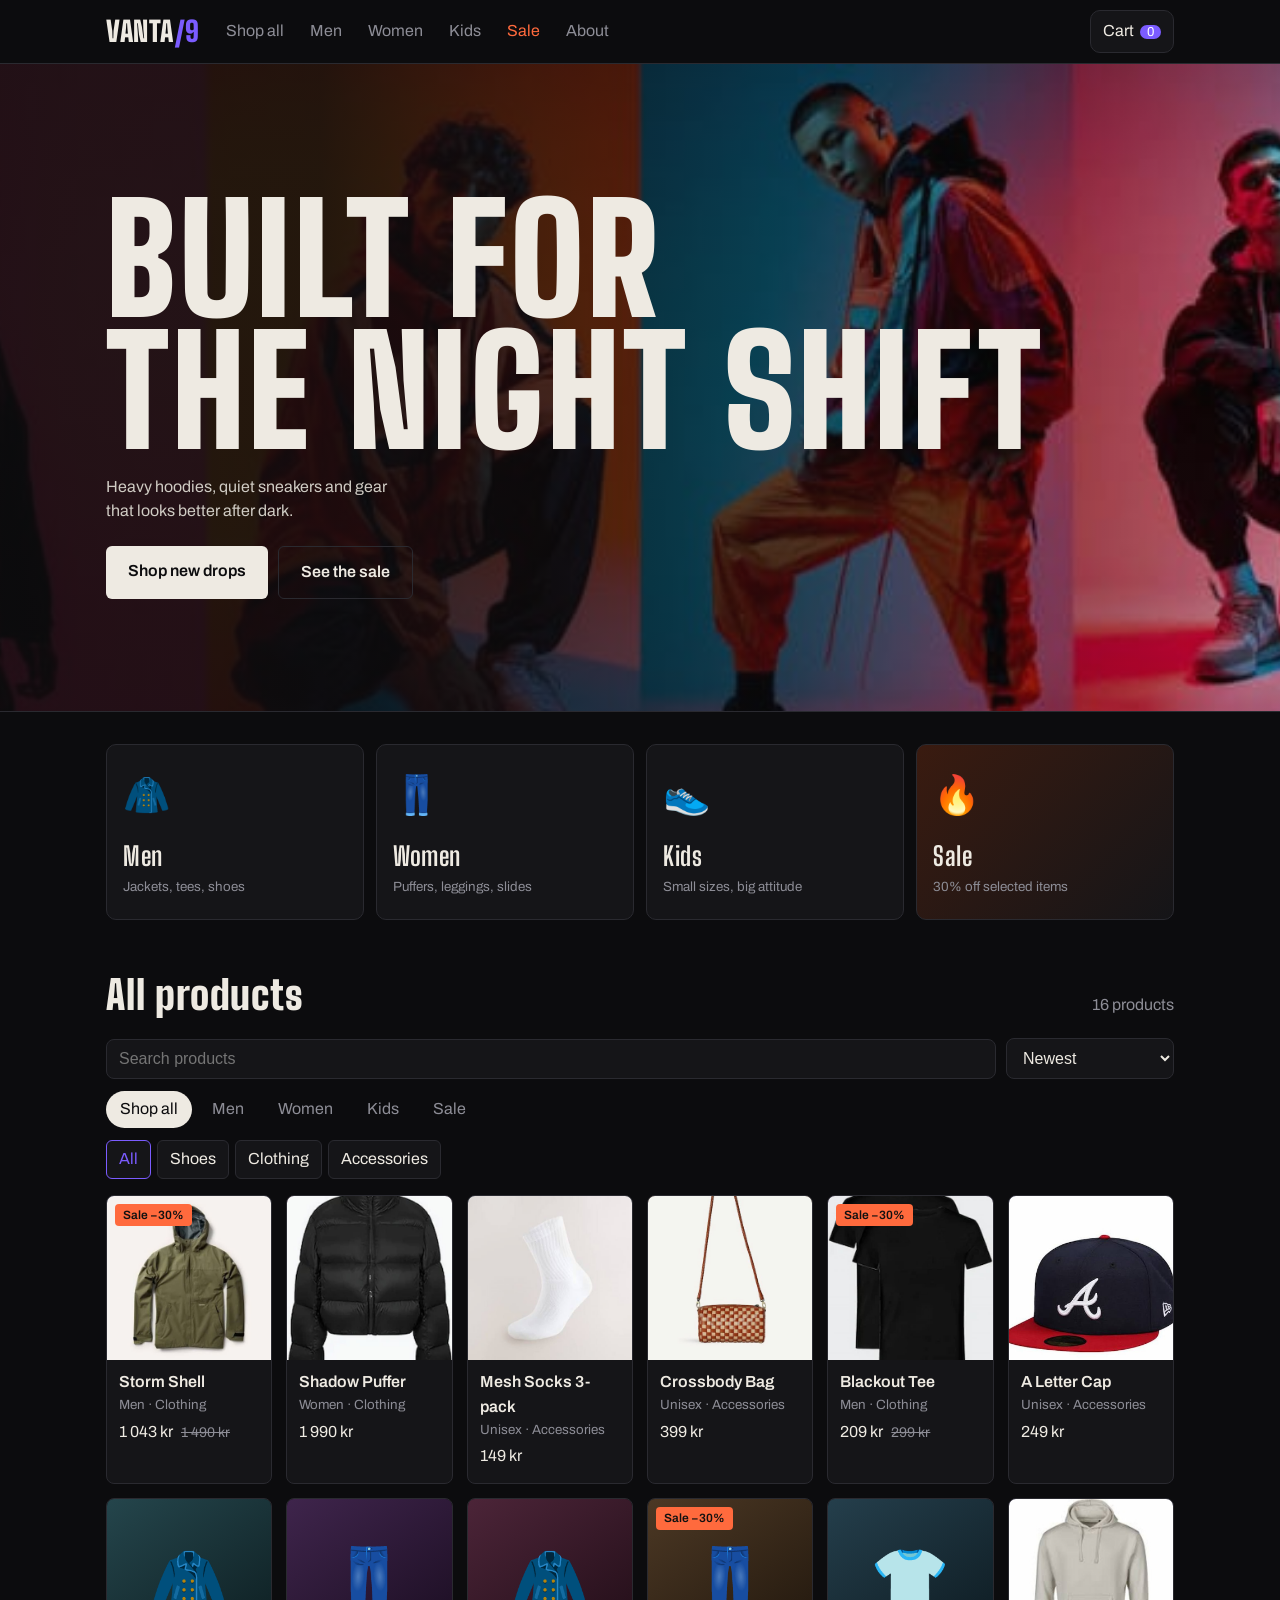
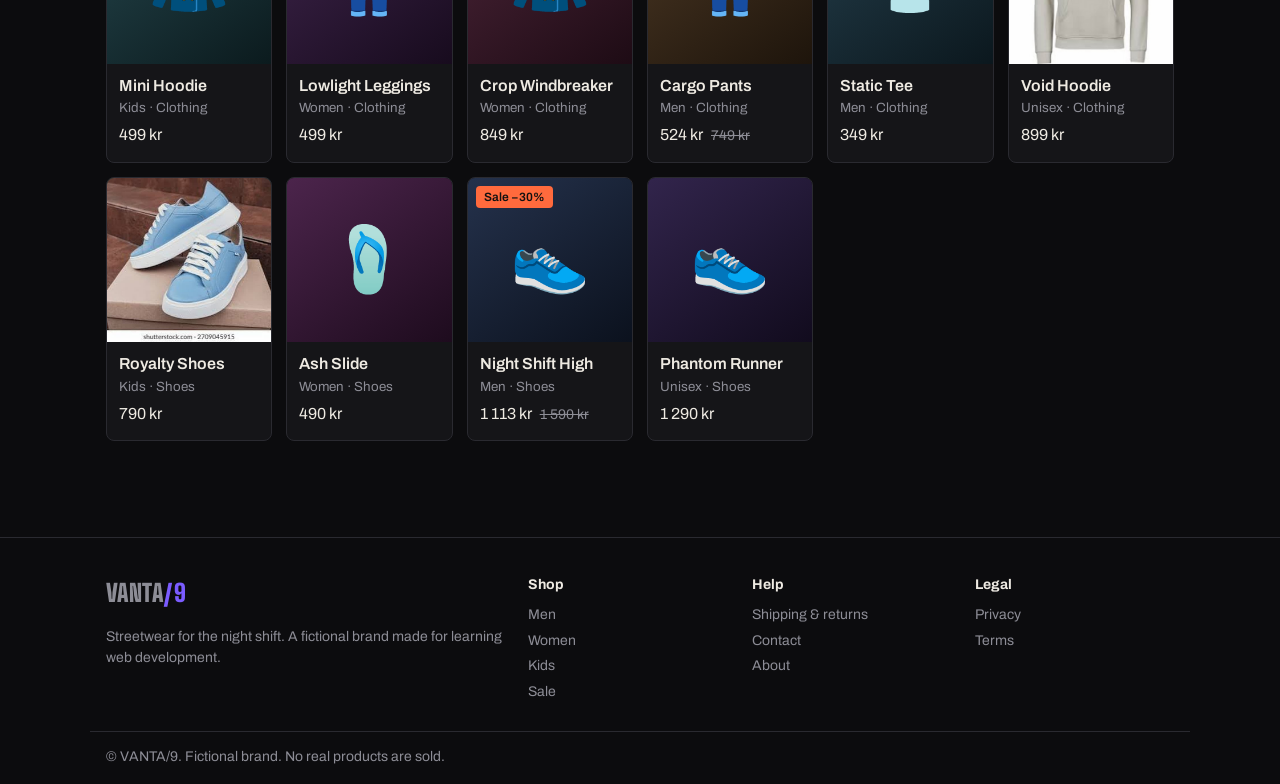
<file: index.html>
<!DOCTYPE html>
<html lang="en">
<head>
<meta charset="utf-8">
<meta name="viewport" content="width=device-width, initial-scale=1, viewport-fit=cover">
<title>VANTA/9 – Streetwear for the night shift</title>
<meta name="description" content="VANTA/9 is a fictional streetwear brand: hoodies, shoes and accessories for the night shift. Built as a web development learning project.">
<meta name="theme-color" content="#0c0c0e">
<meta property="og:type" content="website">
<meta property="og:title" content="VANTA/9 – Streetwear for the night shift">
<meta property="og:description" content="Heavy hoodies, quiet sneakers and gear that looks better after dark.">
<meta property="og:image" content="https://vanta9-store.pages.dev/images/hero.jpg">
<link rel="icon" href="favicon.svg" type="image/svg+xml">
<link rel="preconnect" href="https://fonts.googleapis.com">
<link rel="preconnect" href="https://fonts.gstatic.com" crossorigin>
<link href="https://fonts.googleapis.com/css2?family=Big+Shoulders+Display:wght@800;900&family=Archivo:wght@400;600&display=swap" rel="stylesheet">
<link rel="stylesheet" href="style.css">
</head>
<body>
<div id="site-header"></div>

<main>
  <section class="hero-wrap">
    <div class="wrap hero">
      <h1>Built for<br>the night shift</h1>
      <p>Heavy hoodies, quiet sneakers and gear that looks better after dark.</p>
      <div class="btns">
        <a class="btn btn-light" href="#shop">Shop new drops</a>
        <a class="btn btn-ghost" href="index.html?g=Sale#shop">See the sale</a>
      </div>
    </div>
  </section>

  <section class="wrap tiles" id="tiles" aria-label="Shop by category"></section>

  <section class="wrap" id="shop">
    <div class="shop-head"><h2 id="shopTitle">All products</h2><span class="mu" id="resultCount"></span></div>
    <div class="tools">
      <input id="q" type="search" placeholder="Search products" aria-label="Search products">
      <select id="sort" aria-label="Sort products">
        <option value="new">Newest</option>
        <option value="low">Price: low to high</option>
        <option value="high">Price: high to low</option>
      </select>
    </div>
    <div class="tabs" id="tabs" aria-label="Category"></div>
    <div class="chips" id="chips" aria-label="Type"></div>
    <div class="grid" id="grid">
      <div class="skeleton"></div><div class="skeleton"></div><div class="skeleton"></div><div class="skeleton"></div>
    </div>
  </section>
</main>

<div id="site-footer"></div>

<script src="site.js"></script>
<script src="shop.js"></script>
</body>
</html>
</file>
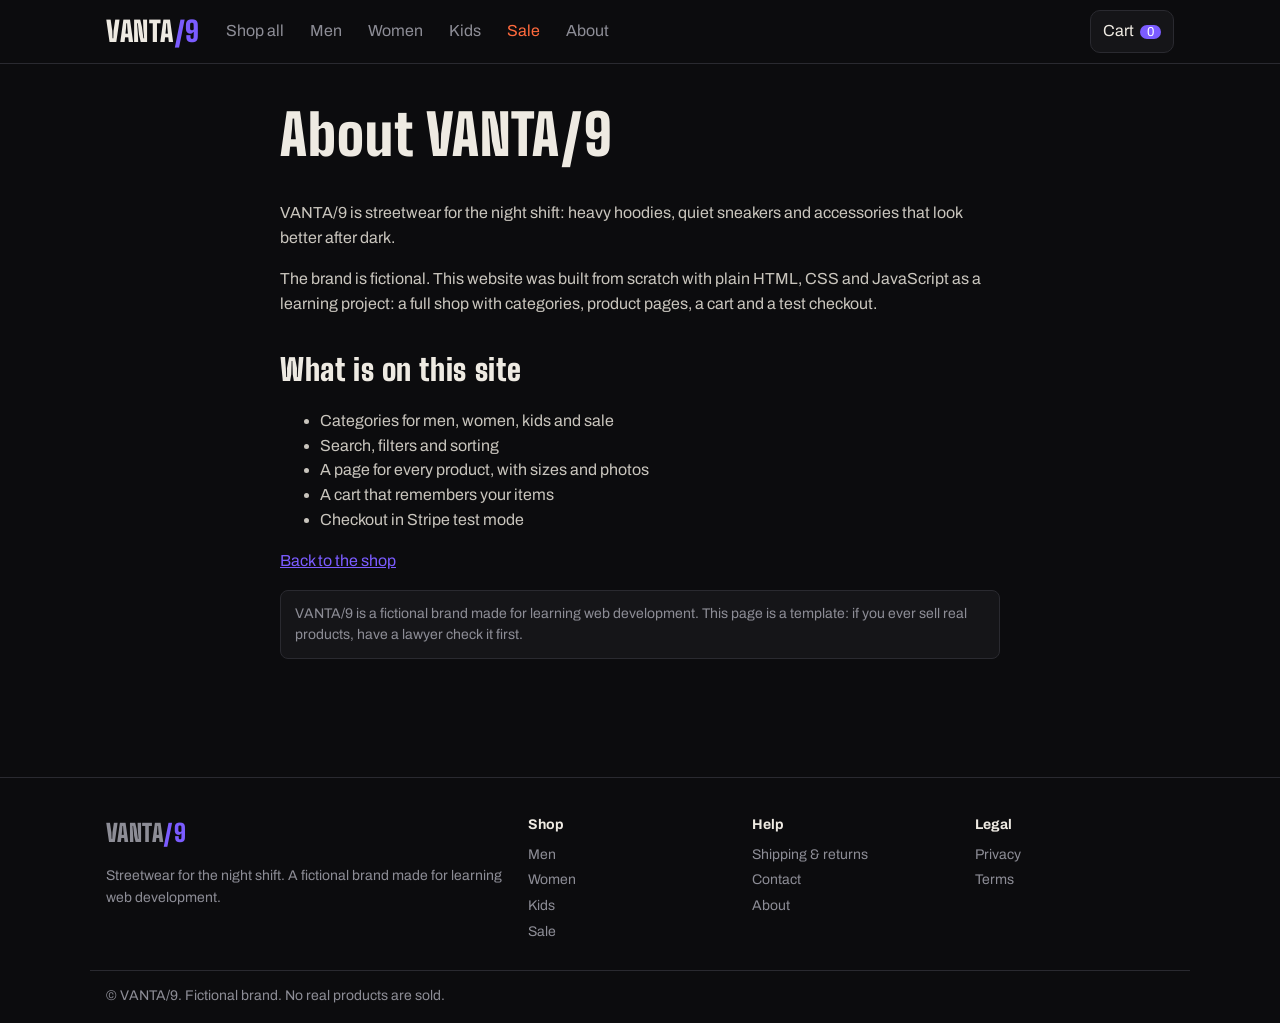
<file: about.html>
<!DOCTYPE html>
<html lang="en">
<head>
<meta charset="utf-8">
<meta name="viewport" content="width=device-width, initial-scale=1, viewport-fit=cover">
<title>About – VANTA/9</title>
<meta name="description" content="About VANTA/9, a fictional streetwear brand built as a web development project.">
<meta name="theme-color" content="#0c0c0e">
<link rel="icon" href="favicon.svg" type="image/svg+xml">
<link rel="preconnect" href="https://fonts.googleapis.com">
<link rel="preconnect" href="https://fonts.gstatic.com" crossorigin>
<link href="https://fonts.googleapis.com/css2?family=Big+Shoulders+Display:wght@800;900&family=Archivo:wght@400;600&display=swap" rel="stylesheet">
<link rel="stylesheet" href="style.css">
</head>
<body>
<div id="site-header"></div>

<main class="wrap">
<article class="prose">
<h1>About VANTA/9</h1>
<p>VANTA/9 is streetwear for the night shift: heavy hoodies, quiet sneakers and accessories that look better after dark.</p>
<p>The brand is fictional. This website was built from scratch with plain HTML, CSS and JavaScript as a learning project: a full shop with categories, product pages, a cart and a test checkout.</p>
<h2>What is on this site</h2>
<ul>
  <li>Categories for men, women, kids and sale</li>
  <li>Search, filters and sorting</li>
  <li>A page for every product, with sizes and photos</li>
  <li>A cart that remembers your items</li>
  <li>Checkout in Stripe test mode</li>
</ul>
<p><a href="index.html">Back to the shop</a></p><p class="note">VANTA/9 is a fictional brand made for learning web development. This page is a template: if you ever sell real products, have a lawyer check it first.</p>
</article>
</main>

<div id="site-footer"></div>

<script src="site.js"></script>
</body>
</html>
</file>
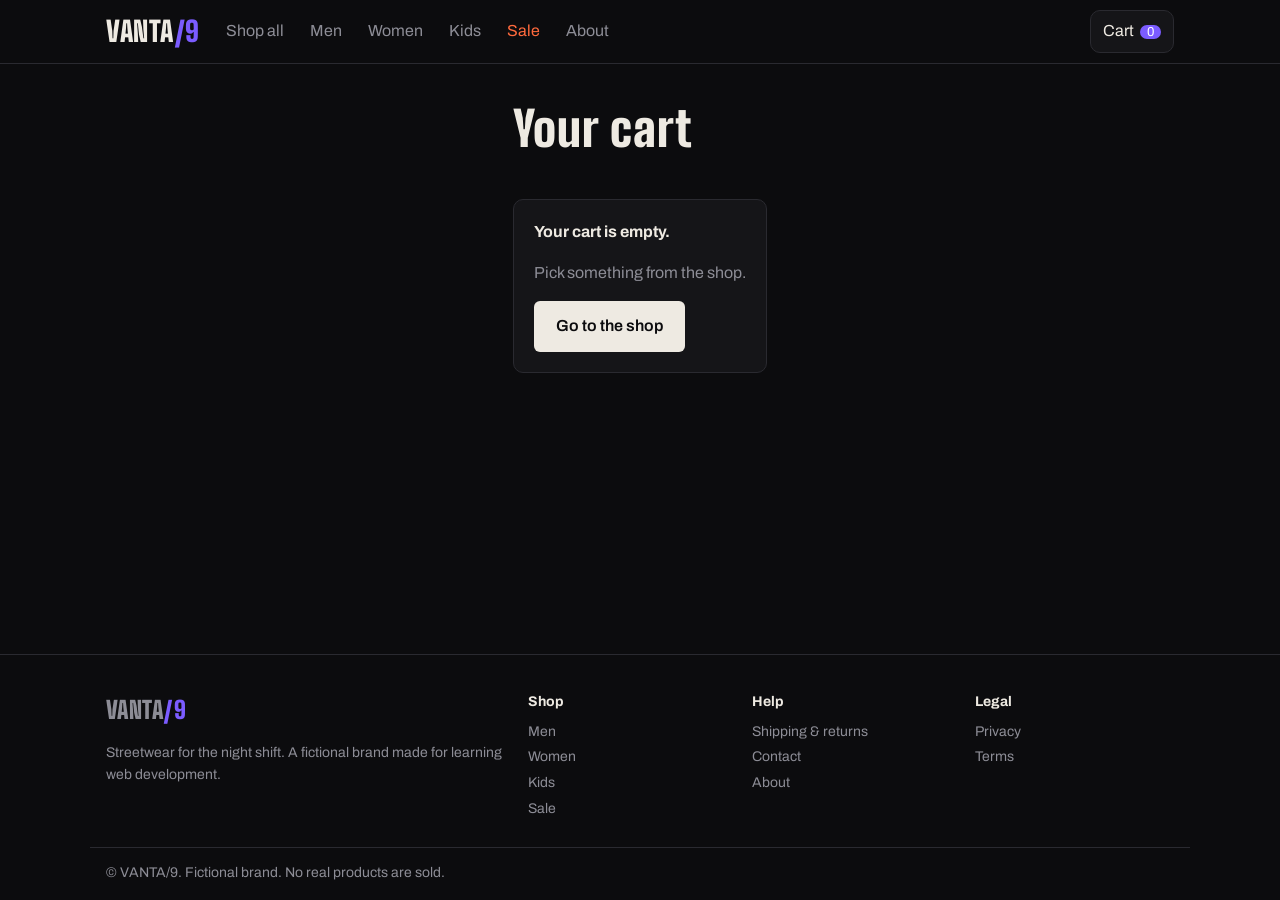
<file: cart.html>
<!DOCTYPE html>
<html lang="en">
<head>
<meta charset="utf-8">
<meta name="viewport" content="width=device-width, initial-scale=1, viewport-fit=cover">
<title>Your cart – VANTA/9</title>
<meta name="description" content="Your VANTA/9 shopping cart.">
<meta name="robots" content="noindex">
<meta name="theme-color" content="#0c0c0e">
<link rel="icon" href="favicon.svg" type="image/svg+xml">
<link rel="preconnect" href="https://fonts.googleapis.com">
<link rel="preconnect" href="https://fonts.gstatic.com" crossorigin>
<link href="https://fonts.googleapis.com/css2?family=Big+Shoulders+Display:wght@800;900&family=Archivo:wght@400;600&display=swap" rel="stylesheet">
<link rel="stylesheet" href="style.css">
</head>
<body>
<div id="site-header"></div>

<main class="wrap">
  <h1 class="page-title">Your cart</h1>
  <div id="cart"><div class="skeleton" style="height:200px"></div></div>
</main>

<div id="site-footer"></div>

<script src="site.js"></script>
<script src="cart.js"></script>
</body>
</html>
</file>
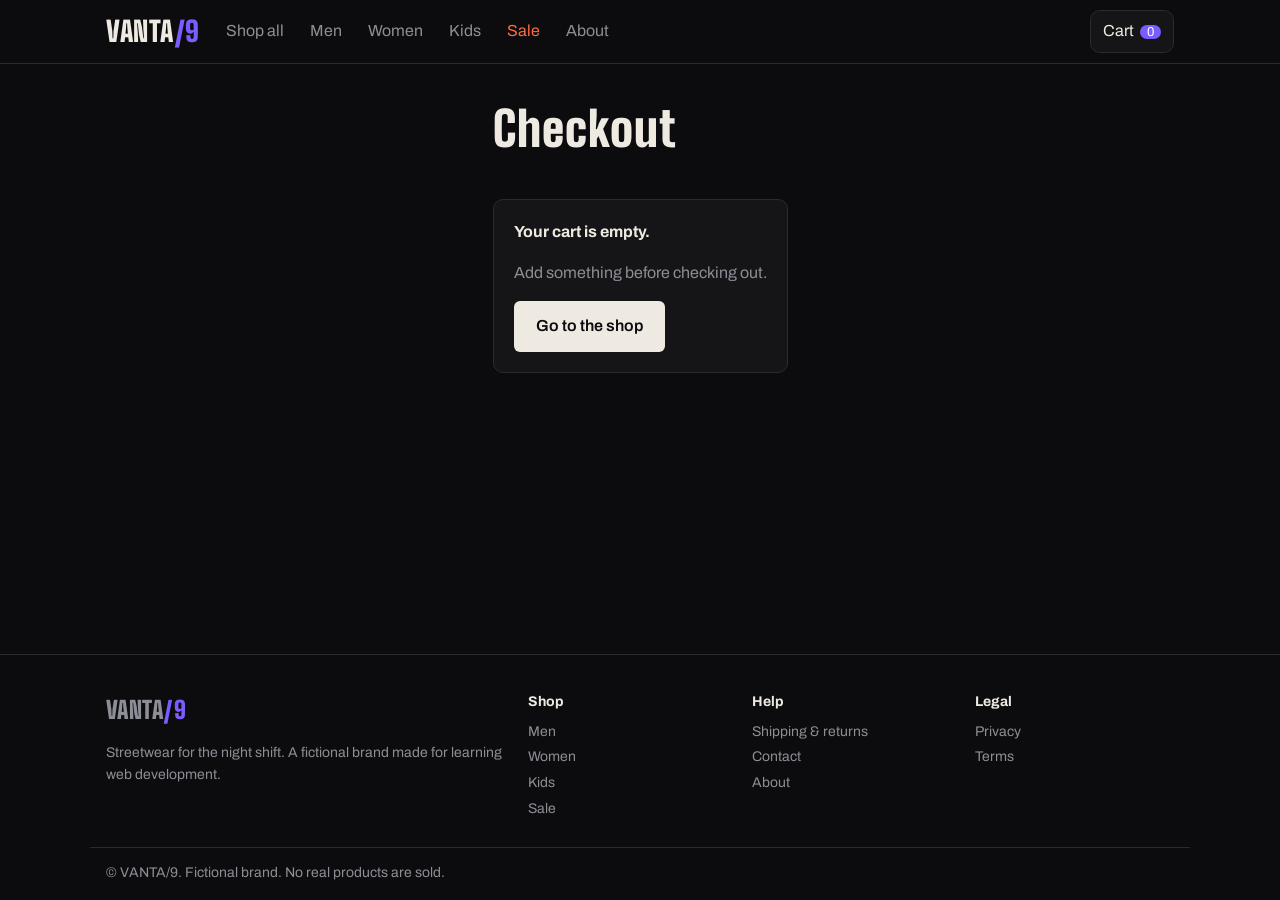
<file: checkout.html>
<!DOCTYPE html>
<html lang="en">
<head>
<meta charset="utf-8">
<meta name="viewport" content="width=device-width, initial-scale=1, viewport-fit=cover">
<title>Checkout – VANTA/9</title>
<meta name="description" content="Checkout at VANTA/9.">
<meta name="robots" content="noindex">
<meta name="theme-color" content="#0c0c0e">
<link rel="icon" href="favicon.svg" type="image/svg+xml">
<link rel="preconnect" href="https://fonts.googleapis.com">
<link rel="preconnect" href="https://fonts.gstatic.com" crossorigin>
<link href="https://fonts.googleapis.com/css2?family=Big+Shoulders+Display:wght@800;900&family=Archivo:wght@400;600&display=swap" rel="stylesheet">
<link rel="stylesheet" href="style.css">
</head>
<body>
<div id="site-header"></div>

<main class="wrap">
  <h1 class="page-title">Checkout</h1>
  <div id="checkout"><div class="skeleton" style="height:200px"></div></div>
</main>

<div id="site-footer"></div>

<script src="site.js"></script>
<script src="checkout.js"></script>
</body>
</html>
</file>
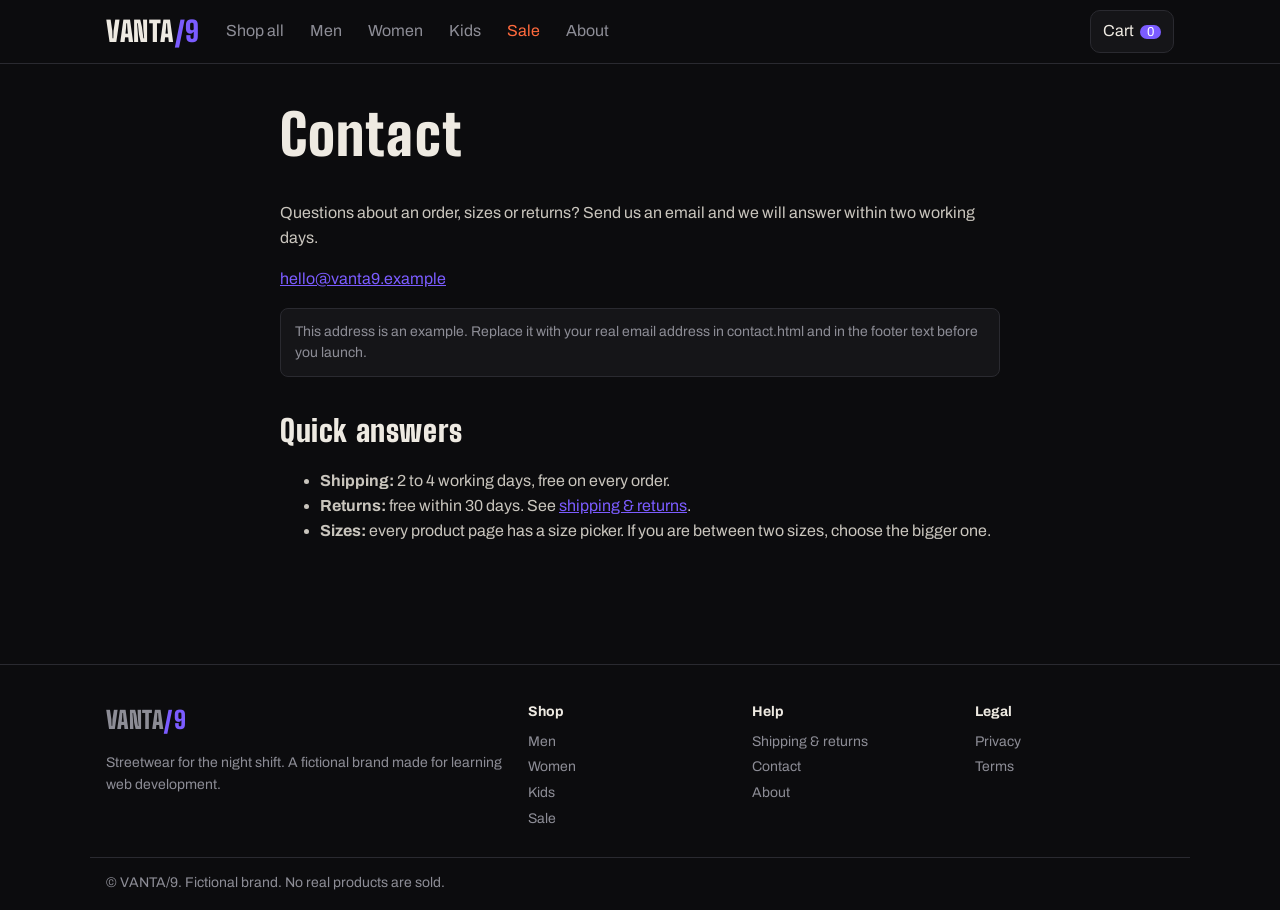
<file: contact.html>
<!DOCTYPE html>
<html lang="en">
<head>
<meta charset="utf-8">
<meta name="viewport" content="width=device-width, initial-scale=1, viewport-fit=cover">
<title>Contact – VANTA/9</title>
<meta name="description" content="Contact VANTA/9.">
<meta name="theme-color" content="#0c0c0e">
<link rel="icon" href="favicon.svg" type="image/svg+xml">
<link rel="preconnect" href="https://fonts.googleapis.com">
<link rel="preconnect" href="https://fonts.gstatic.com" crossorigin>
<link href="https://fonts.googleapis.com/css2?family=Big+Shoulders+Display:wght@800;900&family=Archivo:wght@400;600&display=swap" rel="stylesheet">
<link rel="stylesheet" href="style.css">
</head>
<body>
<div id="site-header"></div>

<main class="wrap">
<article class="prose">
<h1>Contact</h1>
<p>Questions about an order, sizes or returns? Send us an email and we will answer within two working days.</p>
<p><a href="mailto:hello@vanta9.example">hello@vanta9.example</a></p>
<p class="note">This address is an example. Replace it with your real email address in contact.html and in the footer text before you launch.</p>
<h2>Quick answers</h2>
<ul>
  <li><b>Shipping:</b> 2 to 4 working days, free on every order.</li>
  <li><b>Returns:</b> free within 30 days. See <a href="returns.html">shipping &amp; returns</a>.</li>
  <li><b>Sizes:</b> every product page has a size picker. If you are between two sizes, choose the bigger one.</li>
</ul>
</article>
</main>

<div id="site-footer"></div>

<script src="site.js"></script>
</body>
</html>
</file>
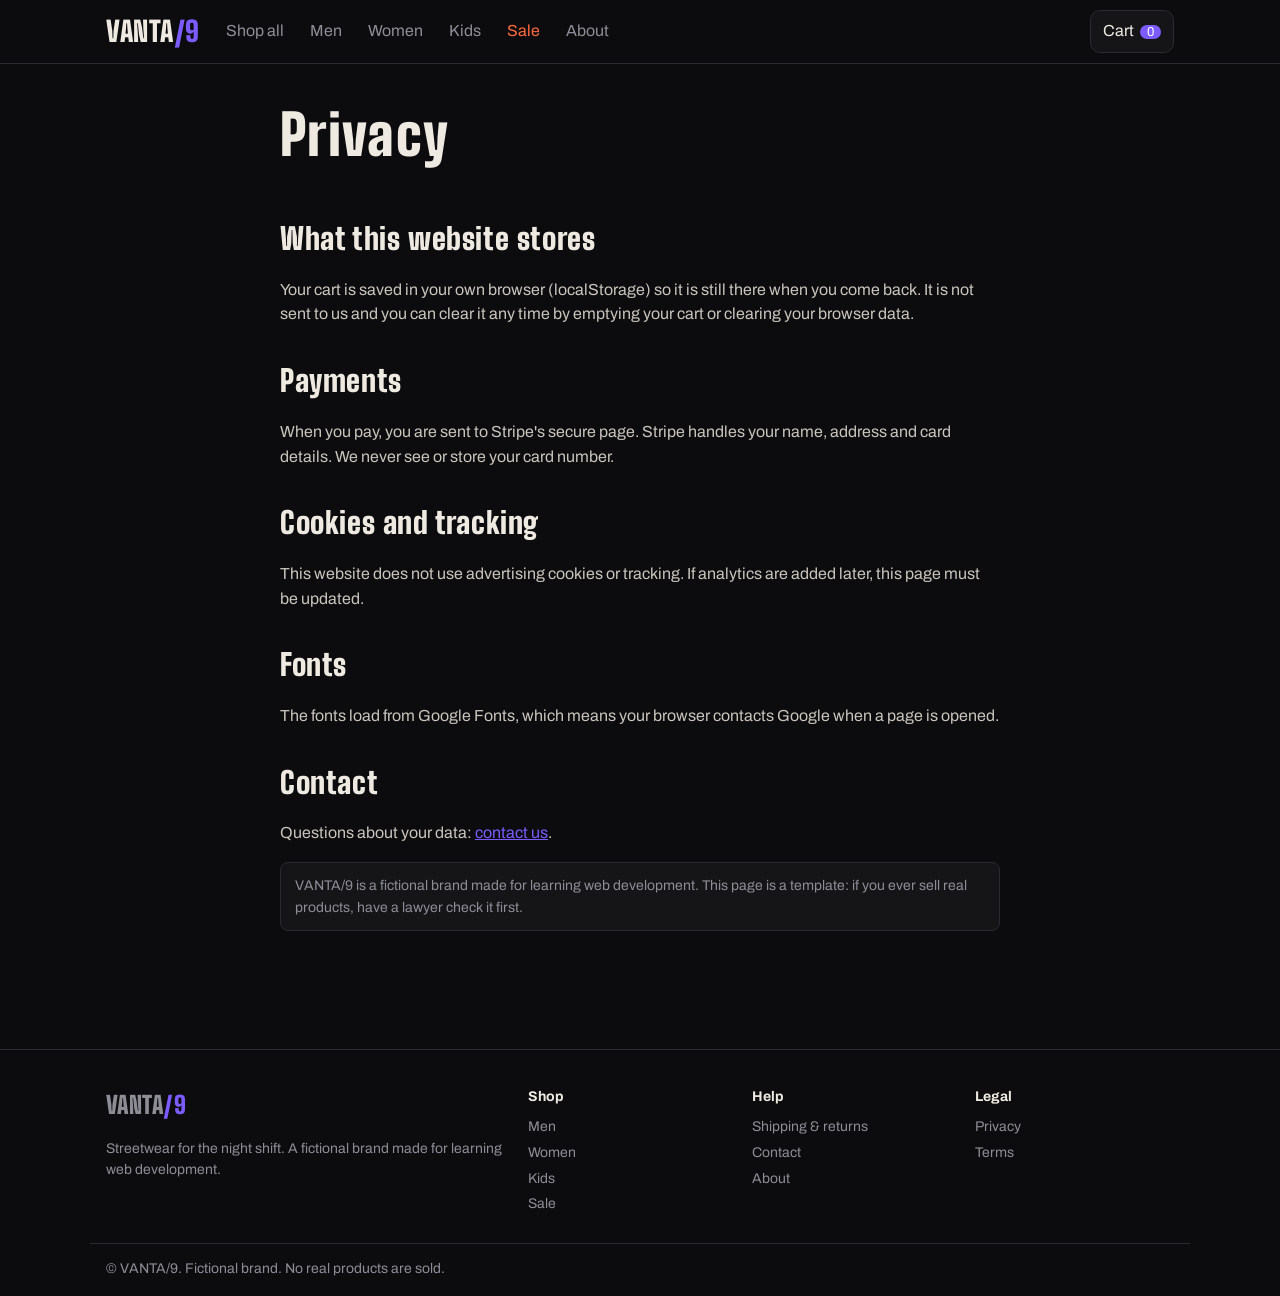
<file: privacy.html>
<!DOCTYPE html>
<html lang="en">
<head>
<meta charset="utf-8">
<meta name="viewport" content="width=device-width, initial-scale=1, viewport-fit=cover">
<title>Privacy – VANTA/9</title>
<meta name="description" content="How VANTA/9 handles your data.">
<meta name="theme-color" content="#0c0c0e">
<link rel="icon" href="favicon.svg" type="image/svg+xml">
<link rel="preconnect" href="https://fonts.googleapis.com">
<link rel="preconnect" href="https://fonts.gstatic.com" crossorigin>
<link href="https://fonts.googleapis.com/css2?family=Big+Shoulders+Display:wght@800;900&family=Archivo:wght@400;600&display=swap" rel="stylesheet">
<link rel="stylesheet" href="style.css">
</head>
<body>
<div id="site-header"></div>

<main class="wrap">
<article class="prose">
<h1>Privacy</h1>
<h2>What this website stores</h2>
<p>Your cart is saved in your own browser (localStorage) so it is still there when you come back. It is not sent to us and you can clear it any time by emptying your cart or clearing your browser data.</p>
<h2>Payments</h2>
<p>When you pay, you are sent to Stripe's secure page. Stripe handles your name, address and card details. We never see or store your card number.</p>
<h2>Cookies and tracking</h2>
<p>This website does not use advertising cookies or tracking. If analytics are added later, this page must be updated.</p>
<h2>Fonts</h2>
<p>The fonts load from Google Fonts, which means your browser contacts Google when a page is opened.</p>
<h2>Contact</h2>
<p>Questions about your data: <a href="contact.html">contact us</a>.</p><p class="note">VANTA/9 is a fictional brand made for learning web development. This page is a template: if you ever sell real products, have a lawyer check it first.</p>
</article>
</main>

<div id="site-footer"></div>

<script src="site.js"></script>
</body>
</html>
</file>
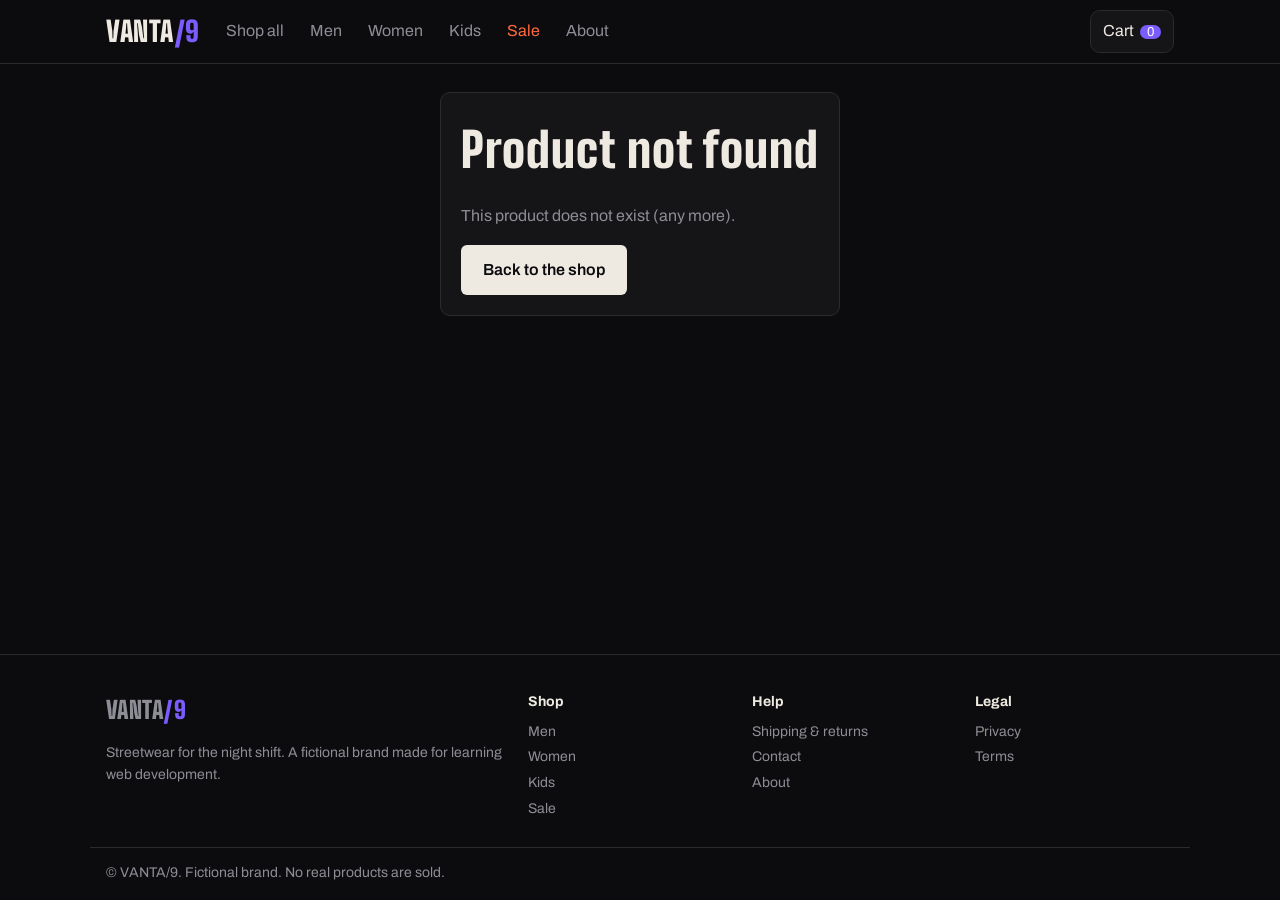
<file: product.html>
<!DOCTYPE html>
<html lang="en">
<head>
<meta charset="utf-8">
<meta name="viewport" content="width=device-width, initial-scale=1, viewport-fit=cover">
<title>Product – VANTA/9</title>
<meta name="description" content="VANTA/9 product page.">
<meta name="theme-color" content="#0c0c0e">
<link rel="icon" href="favicon.svg" type="image/svg+xml">
<link rel="preconnect" href="https://fonts.googleapis.com">
<link rel="preconnect" href="https://fonts.gstatic.com" crossorigin>
<link href="https://fonts.googleapis.com/css2?family=Big+Shoulders+Display:wght@800;900&family=Archivo:wght@400;600&display=swap" rel="stylesheet">
<link rel="stylesheet" href="style.css">
</head>
<body>
<div id="site-header"></div>

<main class="wrap">
  <div id="product"><div class="skeleton" style="margin-top:24px;height:420px"></div></div>
  <section class="rel" id="related"></section>
</main>

<div id="site-footer"></div>

<script src="site.js"></script>
<script src="product.js"></script>
</body>
</html>
</file>
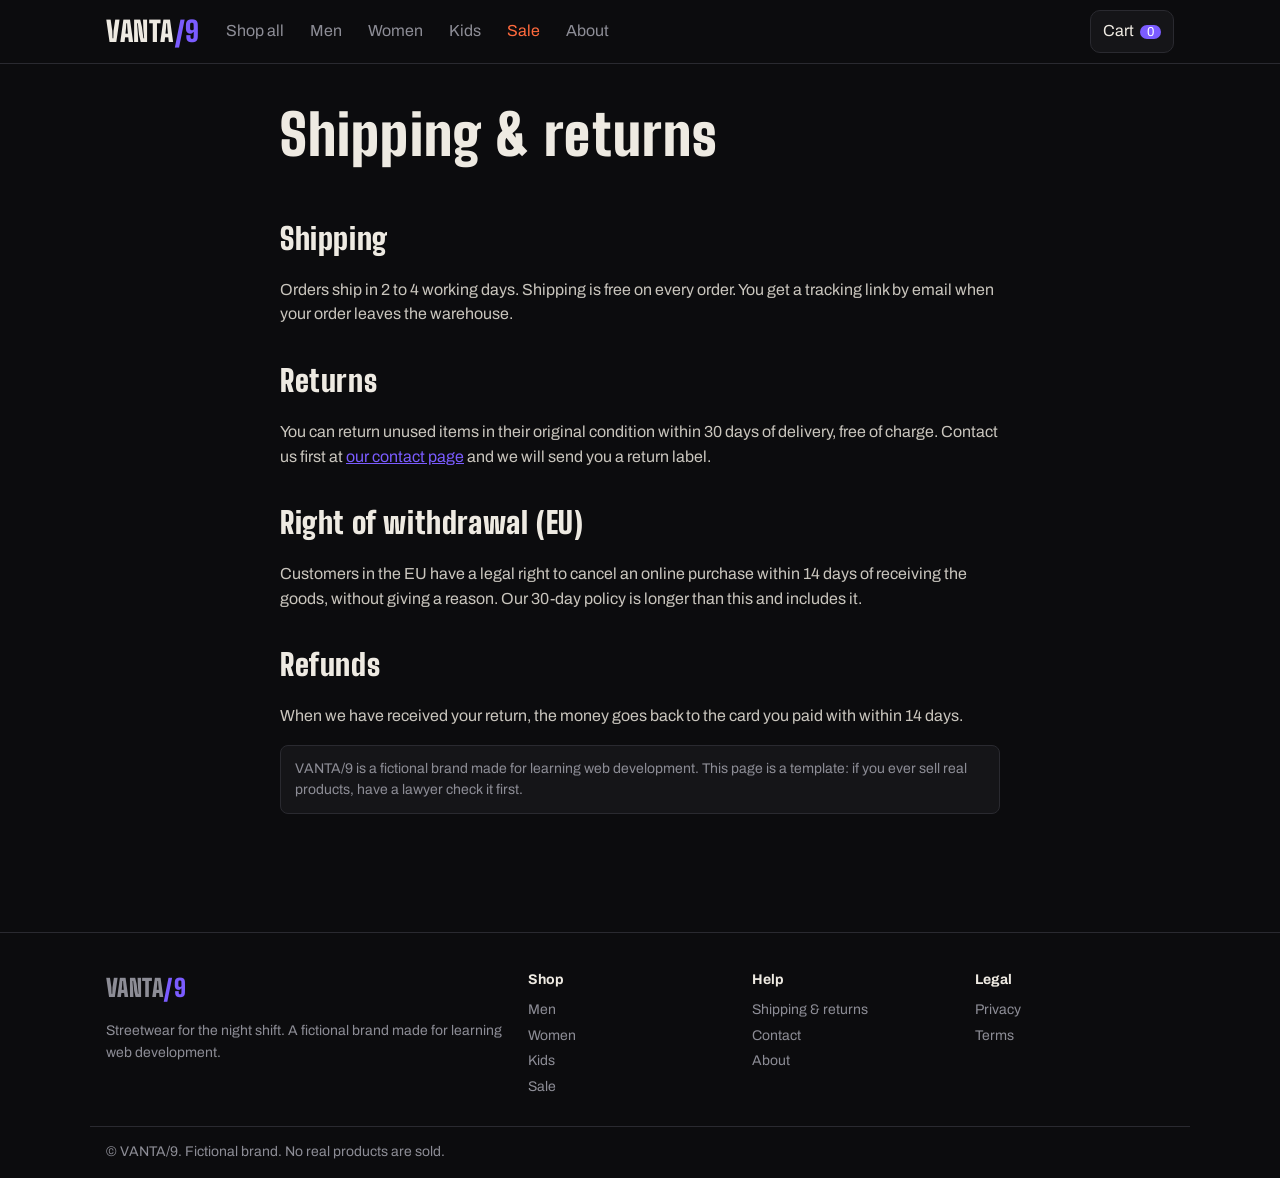
<file: returns.html>
<!DOCTYPE html>
<html lang="en">
<head>
<meta charset="utf-8">
<meta name="viewport" content="width=device-width, initial-scale=1, viewport-fit=cover">
<title>Shipping & returns – VANTA/9</title>
<meta name="description" content="Shipping times and the return policy at VANTA/9.">
<meta name="theme-color" content="#0c0c0e">
<link rel="icon" href="favicon.svg" type="image/svg+xml">
<link rel="preconnect" href="https://fonts.googleapis.com">
<link rel="preconnect" href="https://fonts.gstatic.com" crossorigin>
<link href="https://fonts.googleapis.com/css2?family=Big+Shoulders+Display:wght@800;900&family=Archivo:wght@400;600&display=swap" rel="stylesheet">
<link rel="stylesheet" href="style.css">
</head>
<body>
<div id="site-header"></div>

<main class="wrap">
<article class="prose">
<h1>Shipping &amp; returns</h1>
<h2>Shipping</h2>
<p>Orders ship in 2 to 4 working days. Shipping is free on every order. You get a tracking link by email when your order leaves the warehouse.</p>
<h2>Returns</h2>
<p>You can return unused items in their original condition within 30 days of delivery, free of charge. Contact us first at <a href="contact.html">our contact page</a> and we will send you a return label.</p>
<h2>Right of withdrawal (EU)</h2>
<p>Customers in the EU have a legal right to cancel an online purchase within 14 days of receiving the goods, without giving a reason. Our 30-day policy is longer than this and includes it.</p>
<h2>Refunds</h2>
<p>When we have received your return, the money goes back to the card you paid with within 14 days.</p><p class="note">VANTA/9 is a fictional brand made for learning web development. This page is a template: if you ever sell real products, have a lawyer check it first.</p>
</article>
</main>

<div id="site-footer"></div>

<script src="site.js"></script>
</body>
</html>
</file>
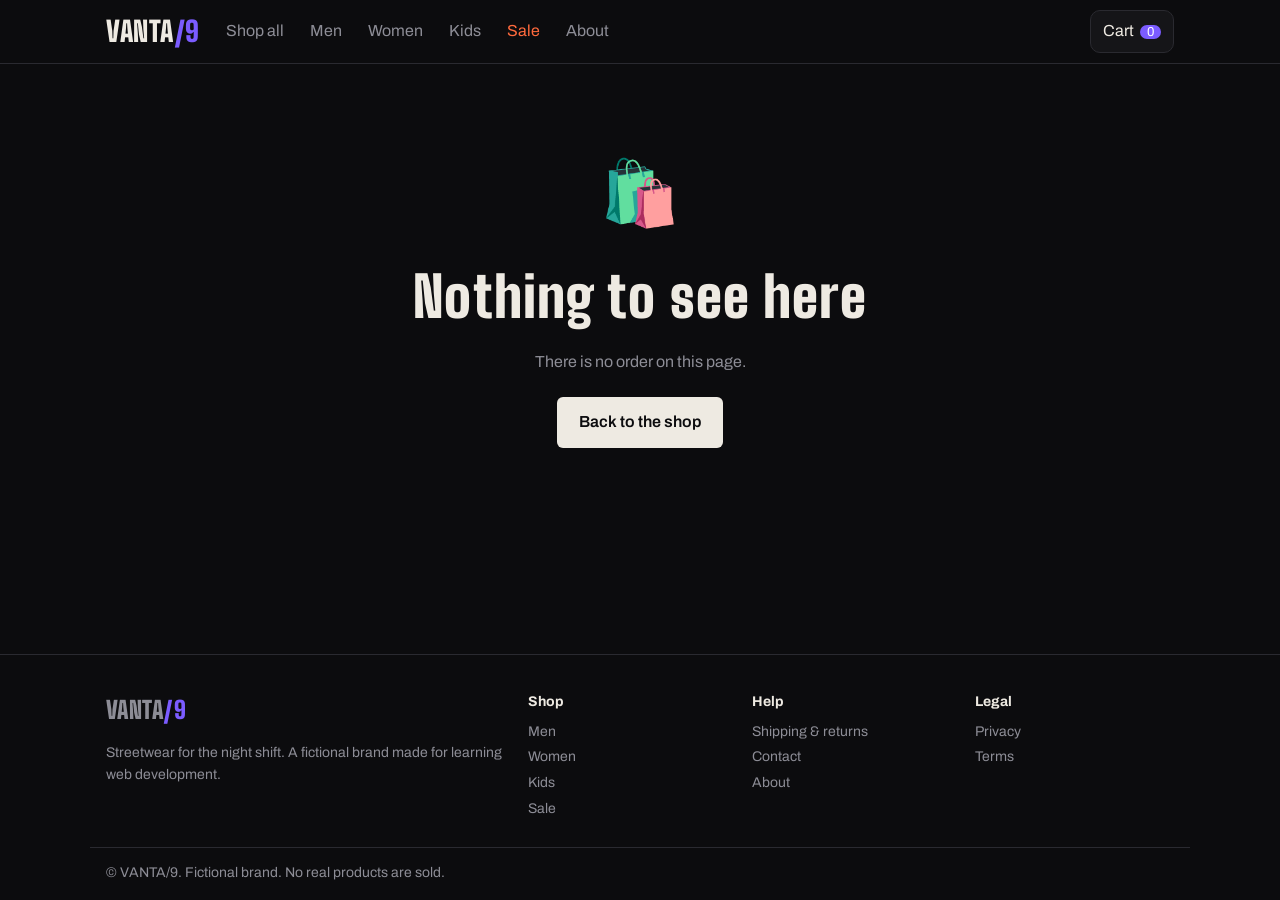
<file: success.html>
<!DOCTYPE html>
<html lang="en">
<head>
<meta charset="utf-8">
<meta name="viewport" content="width=device-width, initial-scale=1, viewport-fit=cover">
<title>Thank you – VANTA/9</title>
<meta name="robots" content="noindex">
<meta name="theme-color" content="#0c0c0e">
<link rel="icon" href="favicon.svg" type="image/svg+xml">
<link rel="preconnect" href="https://fonts.googleapis.com">
<link rel="preconnect" href="https://fonts.gstatic.com" crossorigin>
<link href="https://fonts.googleapis.com/css2?family=Big+Shoulders+Display:wght@800;900&family=Archivo:wght@400;600&display=swap" rel="stylesheet">
<link rel="stylesheet" href="style.css">
</head>
<body>
<div id="site-header"></div>

<main class="wrap">
  <div class="ok-box" id="result"></div>
</main>

<div id="site-footer"></div>

<script src="site.js"></script>
<script>
  /* Shown after paying on Stripe (?paid=1) or after a demo order (?demo=1).
     The cart is emptied because the order is done.
     Note: a real shop confirms payments with a Stripe webhook, because
     anyone could type ?paid=1 into the address. For a learning shop this is fine. */
  const q = new URLSearchParams(location.search);
  const demo = q.get('demo') === '1';
  const paid = q.get('paid') === '1';

  if (demo || paid) {
    saveCart([]);
    $('#result').innerHTML =
      '<div class="big-emoji">' + (demo ? '🧪' : '🎉') + '</div>' +
      '<h1>' + (demo ? 'Demo order placed' : 'Thank you!') + '</h1>' +
      '<p>' + (demo
        ? 'This was a test: no payment was taken and nothing will be shipped. The checkout flow works.'
        : 'Your payment went through. A receipt is on its way to your email. VANTA/9 is a fictional brand, so nothing will be shipped.') + '</p>' +
      '<a class="btn btn-light" href="index.html">Back to the shop</a>';
  } else {
    $('#result').innerHTML =
      '<div class="big-emoji">🛍️</div><h1>Nothing to see here</h1><p>There is no order on this page.</p>' +
      '<a class="btn btn-light" href="index.html">Back to the shop</a>';
  }
</script>
</body>
</html>
</file>
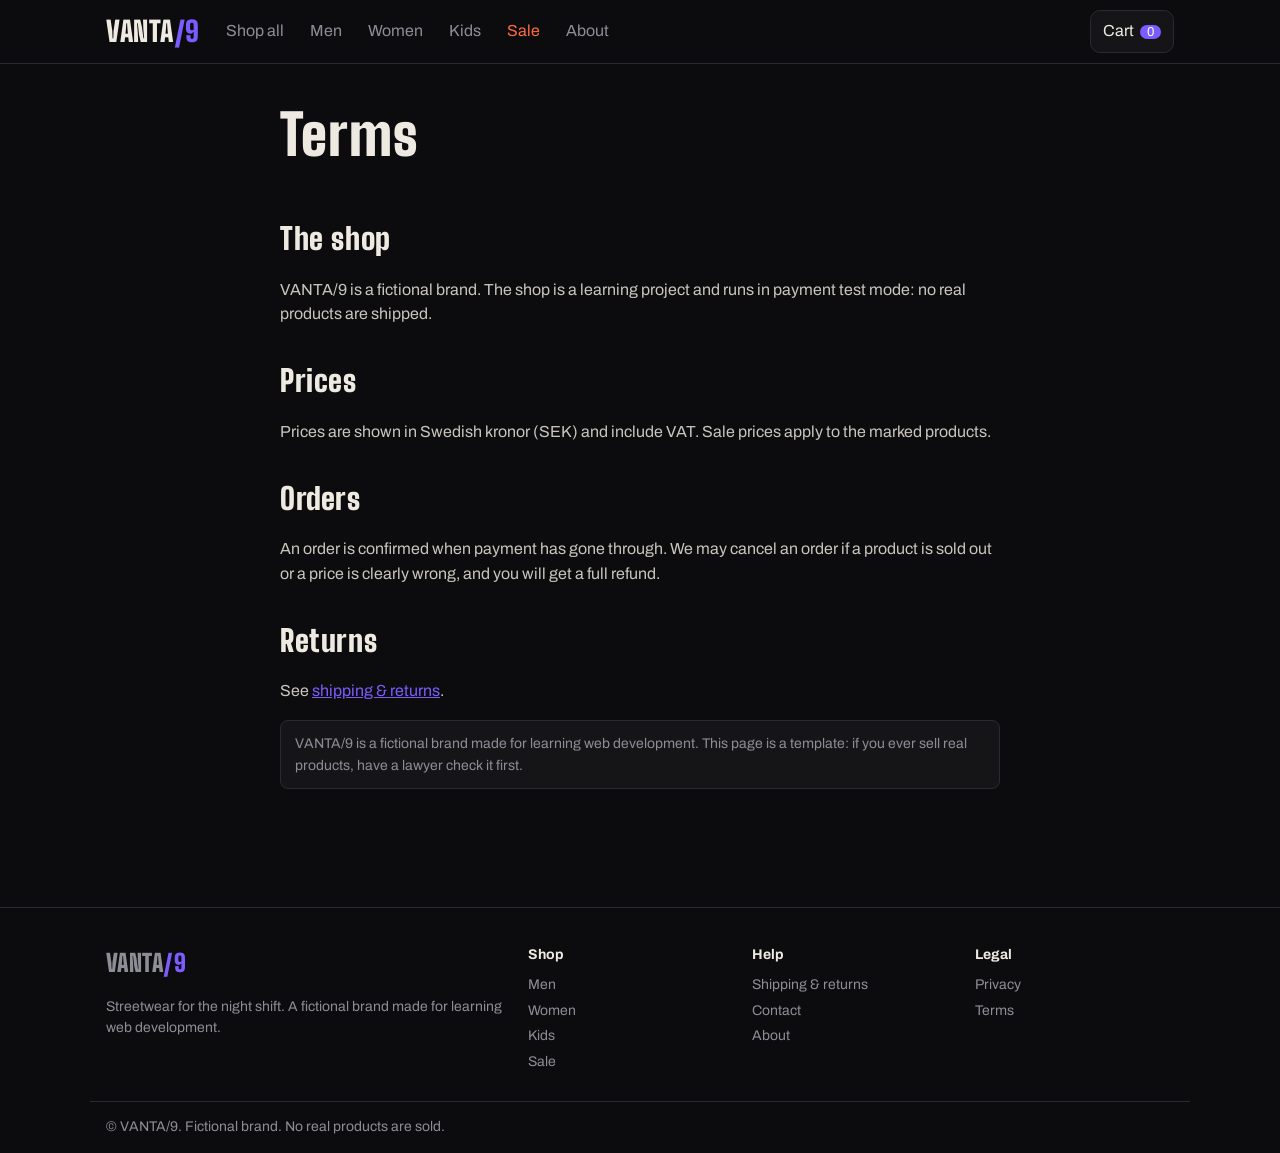
<file: terms.html>
<!DOCTYPE html>
<html lang="en">
<head>
<meta charset="utf-8">
<meta name="viewport" content="width=device-width, initial-scale=1, viewport-fit=cover">
<title>Terms – VANTA/9</title>
<meta name="description" content="Terms of sale at VANTA/9.">
<meta name="theme-color" content="#0c0c0e">
<link rel="icon" href="favicon.svg" type="image/svg+xml">
<link rel="preconnect" href="https://fonts.googleapis.com">
<link rel="preconnect" href="https://fonts.gstatic.com" crossorigin>
<link href="https://fonts.googleapis.com/css2?family=Big+Shoulders+Display:wght@800;900&family=Archivo:wght@400;600&display=swap" rel="stylesheet">
<link rel="stylesheet" href="style.css">
</head>
<body>
<div id="site-header"></div>

<main class="wrap">
<article class="prose">
<h1>Terms</h1>
<h2>The shop</h2>
<p>VANTA/9 is a fictional brand. The shop is a learning project and runs in payment test mode: no real products are shipped.</p>
<h2>Prices</h2>
<p>Prices are shown in Swedish kronor (SEK) and include VAT. Sale prices apply to the marked products.</p>
<h2>Orders</h2>
<p>An order is confirmed when payment has gone through. We may cancel an order if a product is sold out or a price is clearly wrong, and you will get a full refund.</p>
<h2>Returns</h2>
<p>See <a href="returns.html">shipping &amp; returns</a>.</p><p class="note">VANTA/9 is a fictional brand made for learning web development. This page is a template: if you ever sell real products, have a lawyer check it first.</p>
</article>
</main>

<div id="site-footer"></div>

<script src="site.js"></script>
</body>
</html>
</file>
<file: style.css>
/* =====================================================
   STYLE.CSS  -  one stylesheet for every page.
   Change the colors in :root and the whole store changes.
   ===================================================== */
:root{
  --bg:#0c0c0e; --panel:#151518; --panel2:#1c1c21; --line:#2a2a30;
  --bone:#eeeae2; --mute:#8d8d96;
  --uv:#7b5cff;      /* accent color (buttons, highlights) */
  --sale:#ff6a3d;    /* sale tags */
  --ok:#41d392;
  --safe-top:env(safe-area-inset-top,0px);
  --safe-bottom:env(safe-area-inset-bottom,0px);
  color-scheme:dark;
}
*,*::before,*::after{box-sizing:border-box}
html{scroll-behavior:smooth;scroll-padding-top:110px}
body{margin:0;background:var(--bg);color:var(--bone);font:16px/1.55 Archivo,system-ui,sans-serif;min-height:100vh;display:flex;flex-direction:column}
main{flex:1}
a{color:inherit}
img{max-width:100%}
button{font:inherit;color:inherit;cursor:pointer}
h1,h2,h3,.logo{font-family:'Big Shoulders Display',Impact,'Arial Narrow',sans-serif;font-weight:900;letter-spacing:.02em;margin:0}
:focus-visible{outline:2px solid var(--uv);outline-offset:2px}
.wrap{max-width:1100px;margin:auto;padding:0 16px}
.mu{color:var(--mute)}

/* ---------- header ---------- */
header.site{position:sticky;top:0;z-index:30;background:var(--bg);border-bottom:1px solid var(--line);padding-top:var(--safe-top)}
.bar{display:flex;align-items:center;gap:14px;padding-top:10px;padding-bottom:10px}
.logo{font-size:28px;text-decoration:none;white-space:nowrap}
.logo span{color:var(--uv)}
.logo.small{font-size:24px;margin-bottom:6px}
nav.main{display:flex;gap:2px;flex:1;overflow-x:auto;scrollbar-width:none}
nav.main a{padding:7px 12px;border-radius:99px;color:var(--mute);text-decoration:none;white-space:nowrap;transition:.2s}
nav.main a:hover{background:var(--panel2);color:var(--bone)}
nav.main a.sale{color:var(--sale)}
.cartlink{background:var(--panel);border:1px solid var(--line);border-radius:10px;padding:8px 12px;text-decoration:none;white-space:nowrap;transition:.2s}
.cartlink:hover{border-color:var(--uv)}
#cartCount{background:var(--uv);color:#fff;border-radius:99px;padding:0 7px;margin-left:6px;font-size:13px}

/* ---------- hero ---------- */
.hero-wrap{
  min-height:72vh;display:flex;align-items:center;
  background:linear-gradient(90deg,#0c0c0ee6 25%,#0c0c0e40),url('images/hero.jpg') center/cover no-repeat;
  border-bottom:1px solid var(--line);
}
.hero{width:100%;padding-top:56px;padding-bottom:40px}
.hero h1{font-size:clamp(52px,14vw,150px);line-height:.88;text-transform:uppercase;animation:rise .8s both}
.hero p{max-width:34ch;color:#cfcbc3;margin:18px 0 22px;animation:rise .8s .12s both}
.hero .btns{display:flex;gap:10px;flex-wrap:wrap;animation:rise .8s .24s both}

/* ---------- buttons ---------- */
.btn{display:inline-block;border:0;border-radius:6px;padding:13px 22px;font-weight:600;text-decoration:none;text-align:center;transition:transform .2s,opacity .2s}
.btn:hover{transform:translateY(-2px)}
.btn:disabled,.btn.disabled{opacity:.45;pointer-events:none}
.btn-light{background:var(--bone);color:var(--bg)}
.btn-primary{background:var(--uv);color:#fff}
.btn-ghost{background:none;border:1px solid var(--line);color:var(--bone)}
.btn-block{display:block;width:100%}

/* ---------- category tiles ---------- */
.tiles{display:grid;grid-template-columns:repeat(auto-fit,minmax(150px,1fr));gap:12px;padding-top:32px;padding-bottom:8px}
.tile{border:1px solid var(--line);border-radius:10px;padding:22px 16px;text-align:left;background:var(--panel);transition:.25s;position:relative;overflow:hidden}
.tile:hover{transform:translateY(-4px);border-color:var(--uv)}
.tile .big-emoji{font-size:38px;display:block;margin-bottom:10px}
.tile b{font-family:'Big Shoulders Display',Impact,sans-serif;font-size:26px;letter-spacing:.02em}
.tile small{display:block;color:var(--mute)}
.tile.sale{background:linear-gradient(135deg,#3a1b10,var(--panel))}

/* ---------- shop controls ---------- */
.shop-head{display:flex;justify-content:space-between;align-items:baseline;padding-top:36px}
.shop-head h2{font-size:40px}
.tools{display:flex;gap:10px;flex-wrap:wrap;align-items:center;padding-top:12px}
.tools input,.tools select{background:var(--panel);border:1px solid var(--line);color:var(--bone);border-radius:8px;padding:10px 12px;font-size:16px}
.tools input{flex:1;min-width:180px}
.tabs,.chips{display:flex;gap:6px;overflow-x:auto;scrollbar-width:none;padding-top:12px}
.tabs button{background:none;border:0;padding:6px 14px;border-radius:99px;color:var(--mute);white-space:nowrap;transition:.2s}
.tabs button:hover{color:var(--bone)}
.tabs button.on{background:var(--bone);color:var(--bg)}
.tabs button.sale.on{background:var(--sale);color:#111}
.chips button{background:var(--panel);border:1px solid var(--line);border-radius:6px;padding:6px 12px;white-space:nowrap;transition:.2s}
.chips button.on{border-color:var(--uv);color:var(--uv)}

/* ---------- product grid + cards ---------- */
.grid{display:grid;gap:14px;grid-template-columns:repeat(auto-fill,minmax(160px,1fr));padding-top:16px;padding-bottom:56px}
.card{display:block;background:var(--panel);border:1px solid var(--line);border-radius:8px;overflow:hidden;text-decoration:none;transition:transform .25s,border-color .25s;animation:rise .5s both}
.card:hover{transform:translateY(-5px);border-color:var(--uv)}
.card:nth-child(2){animation-delay:.04s}.card:nth-child(3){animation-delay:.08s}.card:nth-child(4){animation-delay:.12s}
.card:nth-child(5){animation-delay:.16s}.card:nth-child(6){animation-delay:.2s}
.pic{aspect-ratio:1;display:grid;place-items:center;position:relative;overflow:hidden}
.pic .emoji{font-size:64px}
.pic.big{border-radius:10px;border:1px solid var(--line)}
.pic.big .emoji{font-size:140px}
.pic img{position:absolute;inset:0;width:100%;height:100%;object-fit:cover;transition:transform .5s}
.card:hover .pic img{transform:scale(1.06)}
.tag{position:absolute;top:8px;left:8px;z-index:2;background:var(--sale);color:#111;font-size:12px;font-weight:600;padding:2px 8px;border-radius:4px}
.info{padding:10px 12px 14px}
.info b{display:block;font-weight:600}
.info small{color:var(--mute);display:block}
.pr{margin-top:4px}
.was{color:var(--mute);text-decoration:line-through;margin-left:8px;font-size:14px}
.empty{grid-column:1/-1;color:var(--mute);padding:40px 0}
.skeleton{height:260px;border-radius:8px;background:linear-gradient(90deg,var(--panel),var(--panel2),var(--panel));background-size:200%;animation:shine 1.2s infinite}
.notice{border:1px solid var(--line);background:var(--panel);border-radius:10px;padding:20px;margin:24px 0}

/* ---------- product page ---------- */
.crumbs{padding:18px 0 6px;color:var(--mute);font-size:14px}
.crumbs a{text-decoration:none}.crumbs a:hover{color:var(--bone)}
.pg{display:grid;grid-template-columns:1.1fr 1fr;gap:36px;align-items:start;padding-bottom:20px}
.thumbs{display:flex;gap:8px;margin-top:10px;flex-wrap:wrap}
.th{width:68px;height:68px;padding:0;border:2px solid var(--line);border-radius:8px;overflow:hidden;background:none}
.th.on{border-color:var(--uv)}
.th img{width:100%;height:100%;object-fit:cover;display:block}
.det h1{font-size:clamp(38px,6vw,60px);line-height:1;margin:6px 0 10px}
.det .price{font-size:26px;margin-bottom:14px}
.det .desc{color:#c9c5bd;max-width:48ch}
.label{font-size:14px;color:var(--mute);margin:22px 0 0;display:flex;justify-content:space-between;max-width:380px}
.sizes{display:flex;gap:6px;flex-wrap:wrap;margin:10px 0 18px}
.sizes button{background:none;border:1px solid var(--line);border-radius:6px;padding:9px 14px;min-width:52px;transition:.2s}
.sizes button:hover{border-color:var(--bone)}
.sizes button.on{background:var(--bone);color:var(--bg);border-color:var(--bone)}
.sizes.shake{animation:shake .4s}
.buy{display:flex;gap:10px;flex-wrap:wrap;max-width:380px}
.buy .btn{flex:1;min-width:150px}
.qty{display:inline-flex;align-items:center;border:1px solid var(--line);border-radius:6px}
.qty button{background:none;border:0;width:38px;height:42px;font-size:18px}
.qty span{min-width:30px;text-align:center}
.acc{max-width:380px;margin-top:26px;border-top:1px solid var(--line)}
.acc details{border-bottom:1px solid var(--line);padding:12px 0}
.acc summary{cursor:pointer;font-weight:600}
.acc p{color:var(--mute);margin:8px 0 0}
.rel h2{font-size:34px;margin:44px 0 0}

/* ---------- cart + checkout ---------- */
.page-title{font-size:48px;padding:28px 0 8px}
.two{display:grid;grid-template-columns:1.6fr 1fr;gap:28px;align-items:start;padding-bottom:56px}
.lines{border-top:1px solid var(--line)}
.cl{display:grid;grid-template-columns:76px 1fr auto;gap:14px;align-items:center;padding:14px 0;border-bottom:1px solid var(--line)}
.cl .pic{border-radius:6px}.cl .pic .emoji{font-size:30px}
.cl .tag{display:none}
.cl a{text-decoration:none;font-weight:600}
.cl small{color:var(--mute);display:block}
.cl .right{text-align:right}
.cl .qty{margin-top:6px}
.rm{background:none;border:0;color:var(--mute);text-decoration:underline;font-size:13px;margin-top:6px}
.rm:hover{color:var(--sale)}
.sum{background:var(--panel);border:1px solid var(--line);border-radius:10px;padding:20px;position:sticky;top:90px}
.sum h3{font-size:26px;margin-bottom:12px}
.sum .row{display:flex;justify-content:space-between;padding:6px 0}
.sum .total{border-top:1px solid var(--line);margin-top:8px;padding-top:12px;font-size:20px;font-weight:600}
.sum .btn{margin-top:16px}
.check{display:flex;gap:10px;align-items:flex-start;margin-top:14px;color:var(--mute);font-size:14px}
.check input{margin-top:4px;width:18px;height:18px;accent-color:var(--uv)}
.err{background:#3a1b10;border:1px solid var(--sale);border-radius:8px;padding:14px;margin-top:14px;font-size:14px}
.ok-box{text-align:center;padding:80px 0}
.ok-box .big-emoji{font-size:64px}
.ok-box h1{font-size:56px;margin:10px 0}
.ok-box p{color:var(--mute);max-width:46ch;margin:8px auto 22px}

/* ---------- text pages (about, privacy, ...) ---------- */
.prose{max-width:720px;padding-bottom:64px}
.prose h1{font-size:56px;padding:28px 0 6px}
.prose h2{font-size:30px;margin:30px 0 6px}
.prose p,.prose li{color:#c9c5bd}
.prose .note{border:1px solid var(--line);background:var(--panel);border-radius:8px;padding:12px 14px;color:var(--mute);font-size:14px}
.prose a{color:var(--uv)}

/* ---------- footer + toast ---------- */
footer.site{border-top:1px solid var(--line);margin-top:40px;padding:36px 0 calc(16px + var(--safe-bottom));color:var(--mute);font-size:14px}
.foot{display:grid;grid-template-columns:2fr 1fr 1fr 1fr;gap:24px}
.foot b{display:block;color:var(--bone);margin-bottom:6px}
.foot a{display:block;text-decoration:none;padding:2px 0}.foot a:hover{color:var(--bone)}
.copy{margin-top:26px;border-top:1px solid var(--line);padding-top:14px}
#toast{position:fixed;left:50%;bottom:calc(24px + var(--safe-bottom));transform:translate(-50%,20px);background:var(--bone);color:var(--bg);padding:11px 18px;border-radius:8px;opacity:0;pointer-events:none;transition:.3s;z-index:60;max-width:92vw;text-align:center}
#toast.show{opacity:1;transform:translate(-50%,0);pointer-events:auto}
#toast a{color:var(--bg);font-weight:600}

/* ---------- animations + small screens ---------- */
@keyframes rise{from{opacity:0;transform:translateY(16px)}to{opacity:1;transform:none}}
@keyframes shine{to{background-position:-200% 0}}
@keyframes shake{25%{transform:translateX(-6px)}75%{transform:translateX(6px)}}
@media(max-width:800px){
  .pg,.two{grid-template-columns:1fr}
  .sum{position:static}
  .foot{grid-template-columns:1fr 1fr}
  .pic.big .emoji{font-size:110px}
  .hero-wrap{min-height:62vh;background:linear-gradient(#0c0c0eb8,#0c0c0eb8),url('images/hero.jpg') center/cover no-repeat}
  .bar{flex-wrap:wrap}
  nav.main{order:3;flex-basis:100%}
}
@media(prefers-reduced-motion:reduce){*{animation:none!important;transition:none!important;scroll-behavior:auto!important}}
</file>
